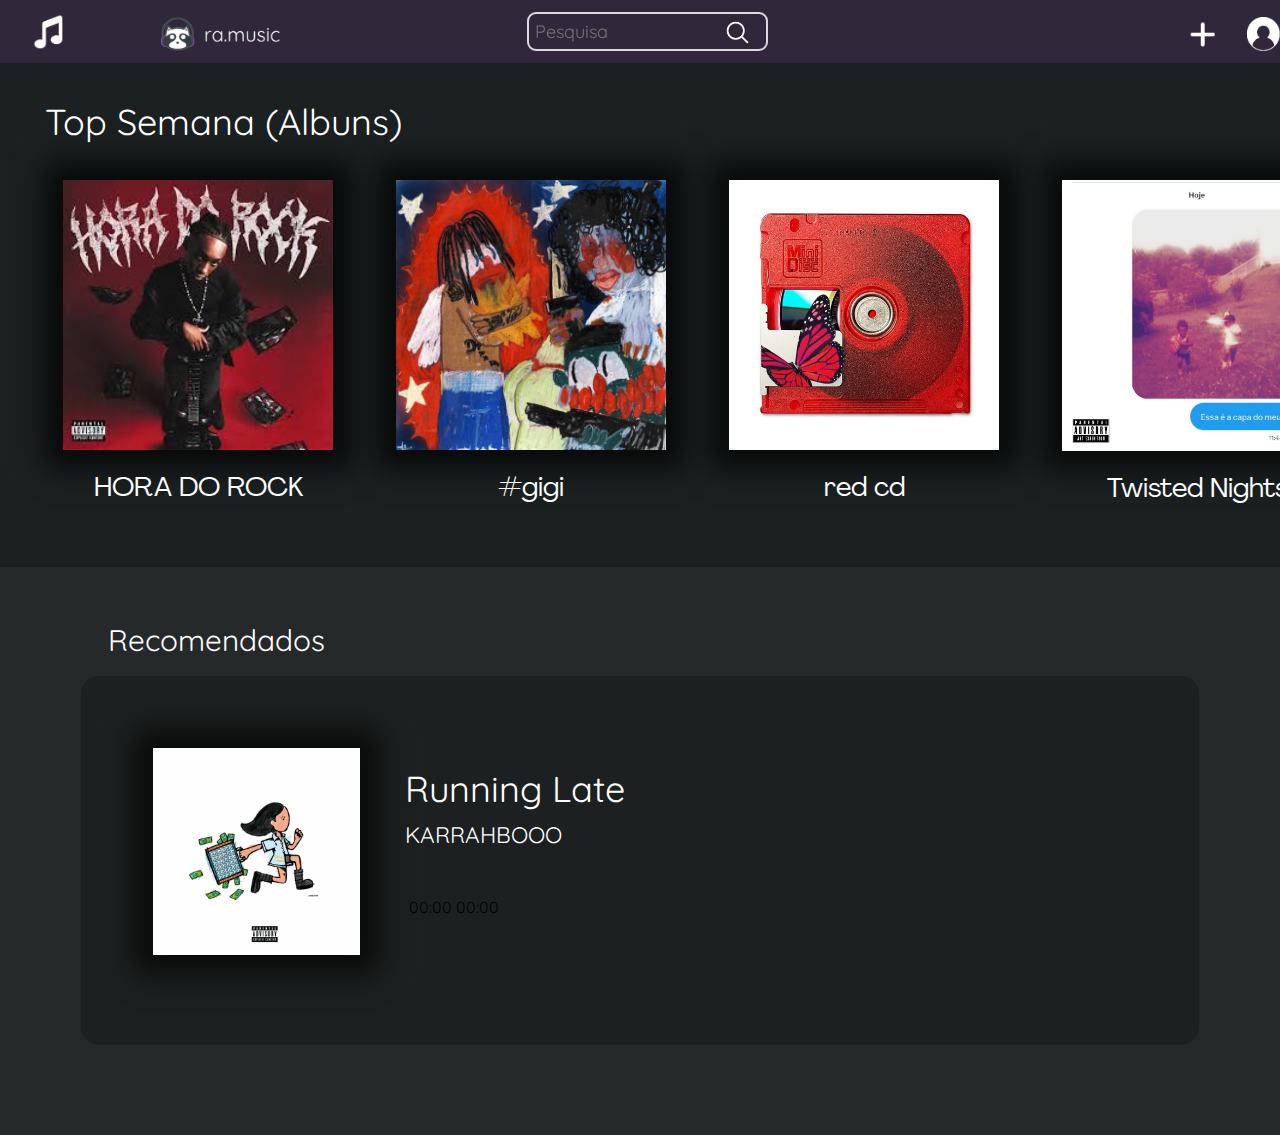
<file: home.html>
<!DOCTYPE html>
<html lang="en">
<head>
    <meta charset="UTF-8">
    <meta name="viewport" content="width=device-width, initial-scale=1.0">
    <title>ra.music | Home</title>
    <link rel="stylesheet" href="style.css">
    <link rel="icon" href="icon.png">
</head>
<header>
    <nav>
        <img onclick="showmenu()" class="menub" src="icons/menum.png" alt="menum">
        <img onclick="hidemenu()" class="xb" src="icons/cancel.png" alt="cancel">
        <ul class="menulist">
            <div class="menua">
                <li><a href="#">Inicio</a></li>
                <div class="row"></div>
                <li><p>Top</p></li>
            </div>
            <div class="top">
                <li><a href="#">Artistas</a></li>
                <li><a href="#">Albuns</a></li>
                <li><a href="#">Musicas</a></li>
                <li><a href="#">Semana</a></li>
                <li><a href="#">Mês</a></li>
            </div>
            <div class="menua">
                <div class="row"></div>
                <li><a class="gen" href="#">Genero</a></li>]
                <div class="row"></div>
                <li><a class="bib" href="#">Biblioteca</a></li>
            </div>
        </ul>
        <div><a href="#"><img class="imgicon" src="imgicon.png"></a></div>
        <div class="sb">
            <input type="text" class="st" placeholder="Pesquisa">
            <a class="sbu" href="#"><img class="dsbu" src="icons/search.png" alt="sbu"></a>
        </div>
        <a class="cm" href="#"><img src="icons/createm.png" alt="cm"></a>
        <a href="login.html" class="pf"><img src="icons/perfil.png" alt="pf"></a>
    </nav>
    <script>
        function showmenu(){
            const menulist = document.querySelector('.menulist')
            menulist.style.display = 'flex'
            const xb = document.querySelector('.xb')
            xb.style.display = 'flex'
            const menub = document.querySelector('.menub')
            menub.style.display = 'none'
        }
        function hidemenu(){
            const menulist = document.querySelector('.menulist')
            menulist.style.display = 'none'
            const xb = document.querySelector('.xb')
            xb.style.display = 'none'
            const menub = document.querySelector('.menub')
            menub.style.display = 'flex'
        }
    </script>
</header>
<body>
    <div class="b1">
        <p class="ptop">Top  Semana (Albuns)</p>
        <div class="imgs">
            <a><img src="capas/c1.png" alt=""><p>HORA DO ROCK</p></a>
            <a><img src="capas/c2.png" alt=""><p>#gigi</p></a>
            <a><img src="capas/c3.png" alt=""><p>red cd</p></a>
            <a><img src="capas/c4.png" alt=""><p>Twisted Nights</p></a>
            <a><img src="capas/c5.png" alt=""><p>Naturalidade</p></a>
            <a><img src="capas/c6.png" alt=""><p>Rush N Blues</p></a>
            <a><img src="capas/c7.png" alt=""><p>Simulation</p></a>
            <a><img src="capas/c8,png" alt=""><p>Penúltima De Amor</p></a>
            <a><img src="capas/c9.png" alt=""><p>Tô De Balmain</p></a>
            <a><img src="capas/c10.png" alt=""><p>Running Late</p></a>
        </div>
    </div>
    <p class="r1">Recomendados</p>
    <div class="b2">
        <script>
            const audio = document.getElementById('audio');
            const progressBar = document.getElementById('pr');

            audio.addEventListener('timeupdate', () => {
                const percent = (audio.currentTime / audio.duration) * 100;
                progressBar.style.width = percent + '%';
            });
        </script>
        <div class="m1">
            <img src="capas/c10.png" alt="c10">
            <audio id="audio" src="msc/02 - Champion.mp3"></audio>
            <div class="nea">
                <a class="nm" href="">Running Late</a>
                <a class="na" href="">KARRAHBOOO</a>
            </div>
            <div class="pb">
                <div class="pbb">
                    <div class="pbbb">
                        <div class="pr"></div>
                    </div>
                </div>
                <div class="time">
                    <span class="time" id="ct">00:00</span>
                    <span class="time" id="dur">00:00</span>
                </div>
            </div>
        </div>
    </div>
</body>
</html>
</file>
<file: style.css>
@font-face {
    font-family: 'qs';
    src: url(fonts/Quicksand-Regular.ttf);
}

@font-face {
    font-family: 'ag';
    src: url(fonts/Agrandir-Regular.otf);
}

*{
    margin: 0%;
    padding: 0%;
    font-family: 'qs';
    user-select: none;
}

body{
    margin-bottom: 10vh;
}

header{
    position: fixed;
    margin-top: -7vh;
    width: 100%;
    z-index: 1000;
}

nav{
    background-color: #31273b;
    display: flex;
    align-items: center;
    height: 7vh;
    width: 100%;
    box-shadow: 0 -1vh 0 1vh rgba(0, 0, 0, 0.2);
    position: fixed;
}

.imgicon{   
    width: 15vh;
    margin-left: 60%;
    margin-top: 1vh;
}

.menub{
    display: flex;
    width: 3.5vh;
    margin-left: 3.7vh;
    margin-right: 0.8vh;
}

.xb{
    display: none;
    width: 5vh;
    margin-left: 3vh;
}

.sb{
    display: flex;
    margin-left: 25%;
    border: 0.3vh solid #dbdbdb;
    border-radius: 1vh;
    width: 25%;
    height: 3.7vh;
    align-items: center;
    padding: 0.1vh;
    justify-content: space-between;
}

.st{
    background: none;
    outline: 0;
    border: 0;
    color: white;
    margin-left: 2%;
    width: 100%;
    font-size: 2vh;
}

.dsbu{
    width: 3vh;
    margin-top: 0.7vh;
    margin-right: 1.5vh;
}

.cm{
    margin-left: 33%;
    margin-top: 1vh;
}

.cm img{
    width: 2.8vh;
}

.pf{
    margin-top: 1vh;
    margin-left: 3.5vh;
}

.pf img{
    width: 3.7vh;
}

body{
    background-color: #252929;
}

a, p{
    color: white;
    text-decoration: none;
}

header a:hover {
    opacity: 0.7;
}

header img:hover{
    opacity: 0.7;
}

.imgs a:hover{
    cursor: pointer;
}

.menulist{
    position: fixed;
    top: 7%;
    height: 100%;
    width: 38vh;
    z-index: 999;
    background-color: #1b1620;
    border-right: 0.5vh solid #31273b;
    display: none;
    flex-direction: column;
    align-items: flex-start;
    justify-content: flex-start;
}

.menulist a,p{
    font-size: 3.3vh;
}

.top a{
    color: rgba(255, 255, 255, 0.7);
    margin-left: 40%;
}

.top{
    margin-top: 5%;
}

.menua li{
    width: 100%;
    margin: 0;
    margin-left: 2.5vh;
    margin-top: 4.0vh;
    list-style: none;
}

.menua ul{
    width: 100%;
    list-style: none;
    display: flex;
    justify-content: flex-end;
    align-items: center;
}

.row{
    margin-bottom: -1vh;
    margin-top: 2vh;
    margin-left: 1vh;
    width: 34vh;
    height: 0vh;
    border: 0.3vh solid #31273b;
}

.b1{
    background-color: #1b2020;
    height: 52vh;
    max-width: 100%;
    padding-top: 4vh;
    margin-top: 7vh;
}

.ptop{
    font-size: 4vh;
    margin-bottom: -3vh;
    margin-left: 5vh;
}

.imgs{
    overflow-x: auto;
    display: flex;
    flex-flow: row nowrap;
    padding-bottom: 5.5vh;
    padding-right: 7vh;
}

.b1 a img{
    width: 30vh;
    margin-top: 7vh;
    box-shadow: 0 0 3vh 2vh rgba(0, 0, 0, 0.7);
    margin-left: 7vh;
}

.imgs a{
    text-align: center;
}

.imgs a p{
    font-family: 'ag';
    font-size: 3vh;
    margin-left: 7vh;
    margin-top: 2vh;
}

.imgs::-webkit-scrollbar {
    height: 1vh;
}

.imgs::-webkit-scrollbar-thumb {
    background: #3f4141;
    border-radius: 2vh;
}

body::-webkit-scrollbar {
    width: 1vh;
}

body::-webkit-scrollbar-thumb {
    background: #3f4141;
    border-radius: 2vh;
}

.b2{
    background-color: #1d2020;
    width: auto;
    height: auto;
    margin-top: 8vh;
    margin-left: 9vh;
    margin-right: 9vh;
    padding-bottom: 10vh;
    border-radius: 2vh;
}

.r1{
    margin-top: 6vh;
    margin-bottom: -6vh;
    margin-left: 12vh;
}

.b2 div img{
    width: 23vh;
    box-shadow: 0 0 3vh 2vh rgba(0, 0, 0, 0.7);
}

.nea{
    display: flex;
    flex-direction: column;
}

.m1{
    display: flex;
    flex-direction: row;
    padding-top: 8vh;
    padding-left: 8vh;
    margin-top: 6vh;
}

.nm{
    color: #ffffff;
    font-size: 4vh;
    margin-top: 2vh;
}

.na{
    color: #ffffff;
    font-size: 2.5vh;
    margin-top: 1vh;
}

.nm,.na{
    margin-left: 5vh;
}

.pb{
    position: relative;
    top: 15vh;
    right: 24vh;
    width: 60vh;
    height: 1vh;
}

.pc{
    width: 100%; 
    max-width: 60vh;
    background-color: #403f41;
    border-radius: 5vh;
    overflow: hidden;
    cursor: pointer;
    margin: 20px 0;
}

.pr{
    height: 1.5vh;
    width: 0;
    background-color: #fff;
    transition: width 0.1s;
}

audio {
    display: none;
}

.img-but{
    position: relative; /* Permite posicionar elementos dentro dele */
    display: inline-block; /* Faz o contêiner se ajustar ao conteúdo */
}

.play-pause-button {
    position: absolute; /* Posiciona o botão sobre a imagem */
    top: 50%; /* Centraliza verticalmente */
    left: 50%; /* Centraliza horizontalmente */
    transform: translate(-50%, -50%); /* Ajusta para o centro exato */
    border: none; /* Remove a borda */
    background: none;
    cursor: pointer; /* Muda o cursor ao passar sobre o botão */
    display: none; /* Centraliza o ícone dentro do botão */
    align-items: center; /* Centraliza verticalmente */
    justify-content: center; /* Centraliza horizontalmente */
}

.img-but:hover .play-pause-button{
    display: flex ;
}

.play-pause-button i img {
    width: 70%; /* Ajusta o tamanho do ícone */
    box-shadow: none;
    opacity: 0.8;
}
</file>
